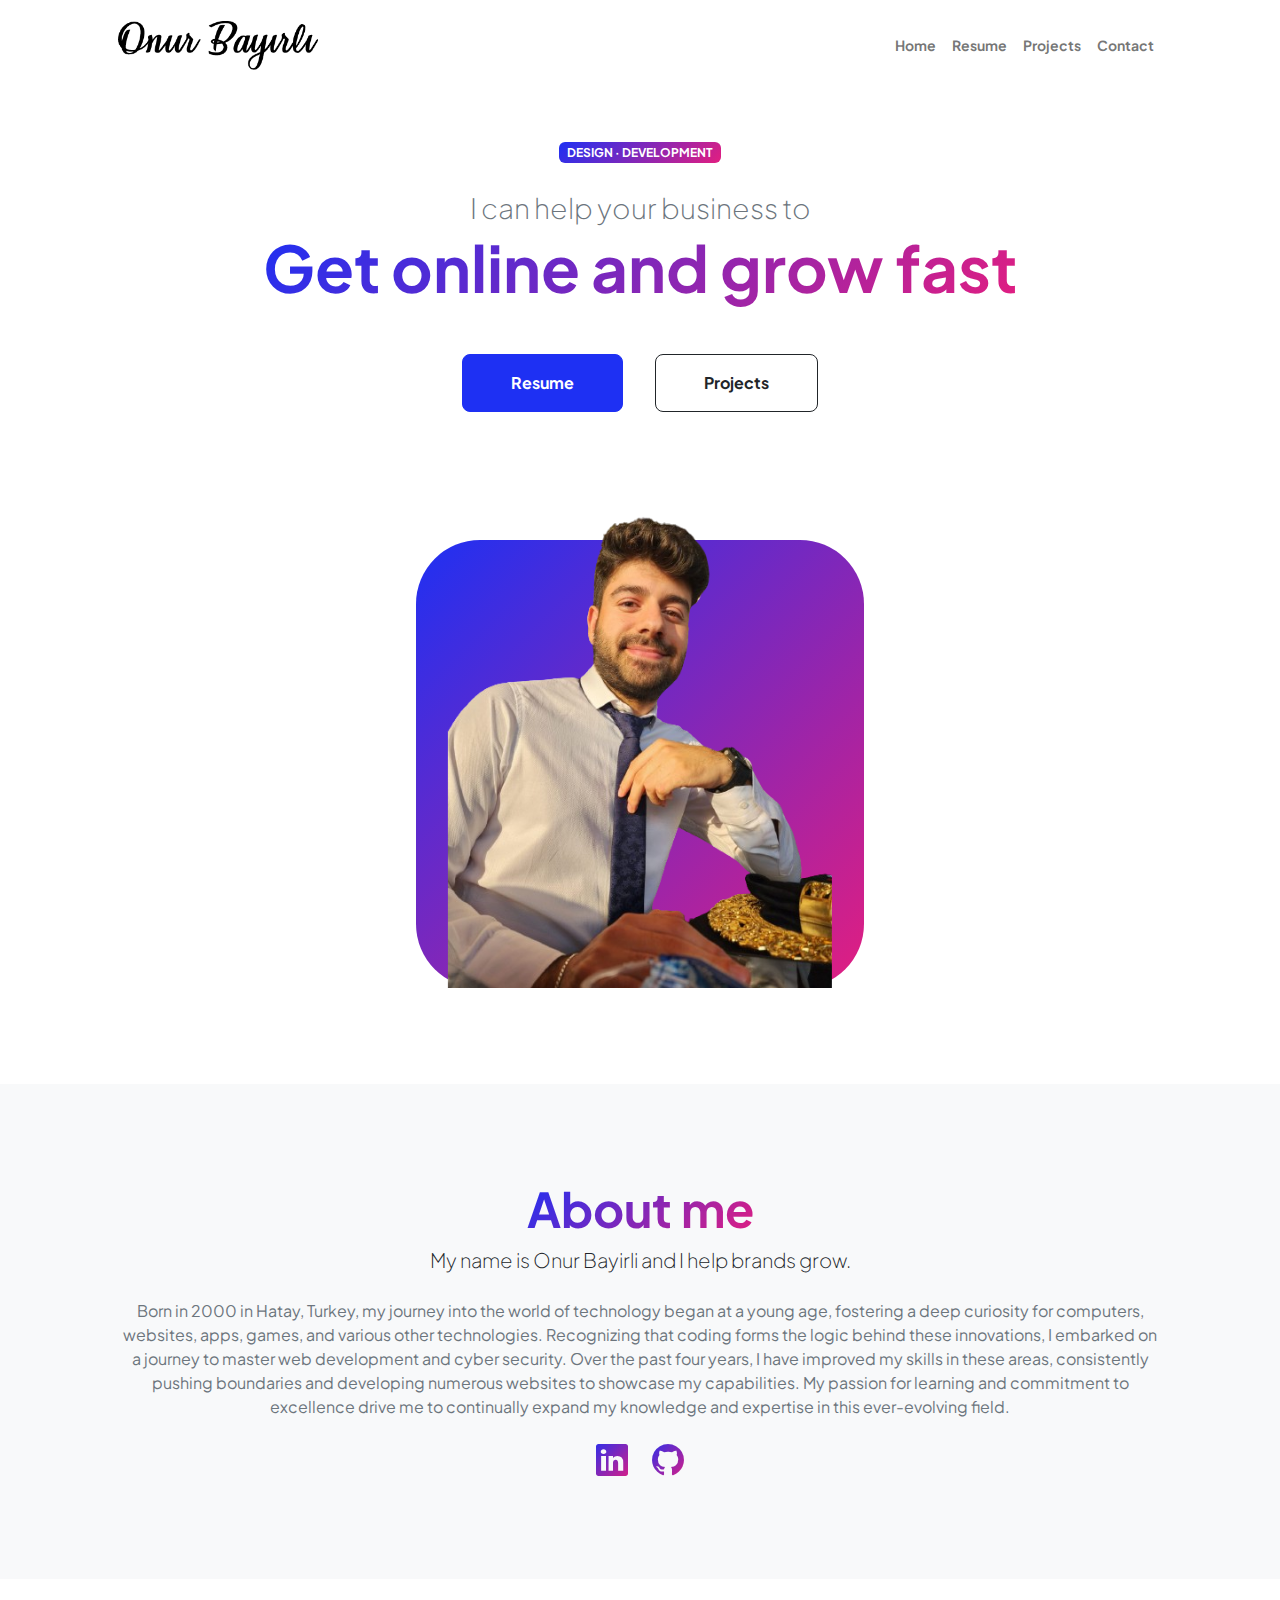
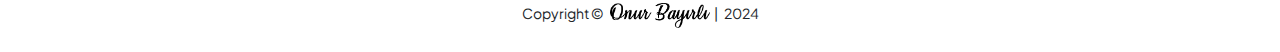
<file: index.html>
<!DOCTYPE html>
<html lang="en">

<head>
    <meta charset="utf-8" />
    <meta name="viewport" content="width=device-width, initial-scale=1, shrink-to-fit=no" />
    <meta name="keywords" content="web, development, HTML, CSS, javascript, python, api, database">
    <meta name="description"
         content="Full stack web developer.
          Frontend, backend, database management, docker, AWS, cyber security and ethical hacking." />
    <meta name="author" content="onur bayirli" />
    <title>Onur Bayirli</title>
    <!-- Favicon-->
    <link rel="icon" type="image/x-icon" href="assets/favicon.ico" />
    <!-- Custom Google font-->
    <link rel="preconnect" href="https://fonts.googleapis.com" />
    <link rel="preconnect" href="https://fonts.gstatic.com" crossorigin />
    <link
        href="https://fonts.googleapis.com/css2?family=Plus+Jakarta+Sans:wght@100;200;300;400;500;600;700;800;900&amp;display=swap"
        rel="stylesheet" />
    <!-- Bootstrap icons-->
    <link href="https://cdn.jsdelivr.net/npm/bootstrap-icons@1.8.1/font/bootstrap-icons.css" rel="stylesheet" />
    <!-- Core theme CSS (includes Bootstrap)-->
    <link href="css/styles.css" rel="stylesheet" />
</head>

<body class="d-flex flex-column h-100">
    <main class="flex-shrink-0">
        <!-- Navigation-->
        <nav class="navbar navbar-expand-lg navbar-light bg-white py-3">
            <div class="container px-5">
                <a class="navbar-brand" href="index.html"><span class="fw-bolder text-primary"><img width="200px" src="../assets/img/onur-bayirli-logo.png" alt="onur-bayirli-logo"></span></a>
                <button class="navbar-toggler" type="button" data-bs-toggle="collapse"
                    data-bs-target="#navbarSupportedContent" aria-controls="navbarSupportedContent"
                    aria-expanded="false" aria-label="Toggle navigation"><span
                        class="navbar-toggler-icon"></span></button>
                <div class="collapse navbar-collapse" id="navbarSupportedContent">
                    <ul class="navbar-nav ms-auto mb-2 mb-lg-0 small fw-bolder">
                        <li class="nav-item"><a class="nav-link" href="index.html">Home</a></li>
                        <li class="nav-item"><a class="nav-link" href="resume.html">Resume</a></li>
                        <li class="nav-item"><a class="nav-link" href="projects.html">Projects</a></li>
                        <li class="nav-item"><a class="nav-link" href="contact.html">Contact</a></li>
                    </ul>
                </div>
            </div>
        </nav>
        <!-- Header-->
        <header class="py-5">
            <div class="container px-5 pb-5">
                <div class="row gx-5 align-items-center">
                    <div class="col-xxl-5">
                        <!-- Header text content-->
                        <div class="text-center text-xxl-start">
                            <div class="badge bg-gradient-primary-to-secondary text-white mb-4">
                                <div class="text-uppercase">Design &middot; Development</div>
                            </div>
                            <div class="fs-3 fw-light text-muted">I can help your business to</div>
                            <h1 class="display-3 fw-bolder mb-5"><span class="text-gradient d-inline">Get online and
                                    grow fast</span></h1>
                            <div class="d-grid gap-3 d-sm-flex justify-content-sm-center justify-content-xxl-start mb-3">
                                <a href="resume.html" class="btn btn-primary btn-lg px-5 py-3 me-sm-3 fs-6 fw-bolder">Resume</a>
                                <a href="projects.html" class="btn btn-outline-dark btn-lg px-5 py-3 fs-6 fw-bolder">Projects</a>
                            </div>
                        </div>
                    </div>
                    <div class="col-xxl-7">
                        <!-- Header profile picture-->
                        <div class="d-flex justify-content-center mt-5 mt-xxl-0">
                            <div class="profile bg-gradient-primary-to-secondary">
                                <!-- TIP: For best results, use a photo with a transparent background like the demo example below-->
                                <!-- Watch a tutorial on how to do this on YouTube (link)-->
                                <img class="profile-img" src="../assets/img/onur-bayirli-photo.png"
                                    alt="onur-bayirli-photo" />
                                <div class="dots-1" style="display: none;">
                                    <!-- SVG Dots-->
                                    <svg version="1.1" xmlns="http://www.w3.org/2000/svg"
                                        xmlns:xlink="http://www.w3.org/1999/xlink" x="0px" y="0px"
                                        viewBox="0 0 191.6 1215.4" style="enable-background: new 0 0 191.6 1215.4"
                                        xml:space="preserve">
                                        <g transform="translate(0.000000,1280.000000) scale(0.100000,-0.100000)">
                                            <path
                                                d="M227.7,12788.6c-105-35-200-141-222-248c-43-206,163-412,369-369c155,32,275,190,260,339c-11,105-90,213-190,262        C383.7,12801.6,289.7,12808.6,227.7,12788.6z">
                                            </path>
                                            <path
                                                d="M1507.7,12788.6c-151-50-253-216-222-362c25-119,136-230,254-255c194-41,395,142,375,339c-11,105-90,213-190,262        C1663.7,12801.6,1569.7,12808.6,1507.7,12788.6z">
                                            </path>
                                            <path
                                                d="M227.7,11508.6c-105-35-200-141-222-248c-43-206,163-412,369-369c155,32,275,190,260,339c-11,105-90,213-190,262        C383.7,11521.6,289.7,11528.6,227.7,11508.6z">
                                            </path>
                                            <path
                                                d="M1507.7,11508.6c-151-50-253-216-222-362c25-119,136-230,254-255c194-41,395,142,375,339c-11,105-90,213-190,262        C1663.7,11521.6,1569.7,11528.6,1507.7,11508.6z">
                                            </path>
                                            <path
                                                d="M227.7,10228.6c-105-35-200-141-222-248c-43-206,163-412,369-369c155,32,275,190,260,339c-11,105-90,213-190,262        C383.7,10241.6,289.7,10248.6,227.7,10228.6z">
                                            </path>
                                            <path
                                                d="M1507.7,10228.6c-105-35-200-141-222-248c-43-206,163-412,369-369c155,32,275,190,260,339c-11,105-90,213-190,262        C1663.7,10241.6,1569.7,10248.6,1507.7,10228.6z">
                                            </path>
                                            <path
                                                d="M227.7,8948.6c-105-35-200-141-222-248c-43-206,163-412,369-369c155,32,275,190,260,339c-11,105-90,213-190,262        C383.7,8961.6,289.7,8968.6,227.7,8948.6z">
                                            </path>
                                            <path
                                                d="M1507.7,8948.6c-105-35-200-141-222-248c-43-206,163-412,369-369c155,32,275,190,260,339c-11,105-90,213-190,262        C1663.7,8961.6,1569.7,8968.6,1507.7,8948.6z">
                                            </path>
                                            <path
                                                d="M227.7,7668.6c-105-35-200-141-222-248c-43-206,163-412,369-369c155,32,275,190,260,339c-11,105-90,213-190,262        C383.7,7681.6,289.7,7688.6,227.7,7668.6z">
                                            </path>
                                            <path
                                                d="M1507.7,7668.6c-105-35-200-141-222-248c-43-206,163-412,369-369c155,32,275,190,260,339c-11,105-90,213-190,262        C1663.7,7681.6,1569.7,7688.6,1507.7,7668.6z">
                                            </path>
                                            <path
                                                d="M227.7,6388.6c-105-35-200-141-222-248c-43-206,163-412,369-369c155,32,275,190,260,339c-11,105-90,213-190,262        C383.7,6401.6,289.7,6408.6,227.7,6388.6z">
                                            </path>
                                            <path
                                                d="M1507.7,6388.6c-105-35-200-141-222-248c-43-206,163-412,369-369c155,32,275,190,260,339c-11,105-90,213-190,262        C1663.7,6401.6,1569.7,6408.6,1507.7,6388.6z">
                                            </path>
                                            <path
                                                d="M227.7,5108.6c-105-35-200-141-222-248c-43-206,163-412,369-369c155,32,275,190,260,339c-11,105-90,213-190,262        C383.7,5121.6,289.7,5128.6,227.7,5108.6z">
                                            </path>
                                            <path
                                                d="M1507.7,5108.6c-105-35-200-141-222-248c-43-206,163-412,369-369c155,32,275,190,260,339c-11,105-90,213-190,262        C1663.7,5121.6,1569.7,5128.6,1507.7,5108.6z">
                                            </path>
                                            <path
                                                d="M227.7,3828.6c-105-35-200-141-222-248c-43-206,163-412,369-369c155,32,275,190,260,339c-11,105-90,213-190,262        C383.7,3841.6,289.7,3848.6,227.7,3828.6z">
                                            </path>
                                            <path
                                                d="M1507.7,3828.6c-105-35-200-141-222-248c-43-206,163-412,369-369c155,32,275,190,260,339c-11,105-90,213-190,262        C1663.7,3841.6,1569.7,3848.6,1507.7,3828.6z">
                                            </path>
                                            <path
                                                d="M227.7,2548.6c-105-35-200-141-222-248c-43-206,163-412,369-369c155,32,275,190,260,339c-11,105-90,213-190,262        C383.7,2561.6,289.7,2568.6,227.7,2548.6z">
                                            </path>
                                            <path
                                                d="M1507.7,2548.6c-105-35-200-141-222-248c-43-206,163-412,369-369c155,32,275,190,260,339c-11,105-90,213-190,262        C1663.7,2561.6,1569.7,2568.6,1507.7,2548.6z">
                                            </path>
                                            <path
                                                d="M227.7,1268.6c-105-35-200-141-222-248c-43-206,163-412,369-369c155,32,275,190,260,339c-11,105-90,213-190,262        C383.7,1281.6,289.7,1288.6,227.7,1268.6z">
                                            </path>
                                            <path
                                                d="M1507.7,1268.6c-105-35-200-141-222-248c-43-206,163-412,369-369c155,32,275,190,260,339c-11,105-90,213-190,262        C1663.7,1281.6,1569.7,1288.6,1507.7,1268.6z">
                                            </path>
                                        </g>
                                    </svg>
                                    <!-- END of SVG dots-->
                                </div>
                                <div class="dots-2" style="display: none;">
                                    <!-- SVG Dots-->
                                    <svg version="1.1" xmlns="http://www.w3.org/2000/svg"
                                        xmlns:xlink="http://www.w3.org/1999/xlink" x="0px" y="0px"
                                        viewBox="0 0 191.6 1215.4" style="enable-background: new 0 0 191.6 1215.4"
                                        xml:space="preserve">
                                        <g transform="translate(0.000000,1280.000000) scale(0.100000,-0.100000)">
                                            <path
                                                d="M227.7,12788.6c-105-35-200-141-222-248c-43-206,163-412,369-369c155,32,275,190,260,339c-11,105-90,213-190,262        C383.7,12801.6,289.7,12808.6,227.7,12788.6z">
                                            </path>
                                            <path
                                                d="M1507.7,12788.6c-151-50-253-216-222-362c25-119,136-230,254-255c194-41,395,142,375,339c-11,105-90,213-190,262        C1663.7,12801.6,1569.7,12808.6,1507.7,12788.6z">
                                            </path>
                                            <path
                                                d="M227.7,11508.6c-105-35-200-141-222-248c-43-206,163-412,369-369c155,32,275,190,260,339c-11,105-90,213-190,262        C383.7,11521.6,289.7,11528.6,227.7,11508.6z">
                                            </path>
                                            <path
                                                d="M1507.7,11508.6c-151-50-253-216-222-362c25-119,136-230,254-255c194-41,395,142,375,339c-11,105-90,213-190,262        C1663.7,11521.6,1569.7,11528.6,1507.7,11508.6z">
                                            </path>
                                            <path
                                                d="M227.7,10228.6c-105-35-200-141-222-248c-43-206,163-412,369-369c155,32,275,190,260,339c-11,105-90,213-190,262        C383.7,10241.6,289.7,10248.6,227.7,10228.6z">
                                            </path>
                                            <path
                                                d="M1507.7,10228.6c-105-35-200-141-222-248c-43-206,163-412,369-369c155,32,275,190,260,339c-11,105-90,213-190,262        C1663.7,10241.6,1569.7,10248.6,1507.7,10228.6z">
                                            </path>
                                            <path
                                                d="M227.7,8948.6c-105-35-200-141-222-248c-43-206,163-412,369-369c155,32,275,190,260,339c-11,105-90,213-190,262        C383.7,8961.6,289.7,8968.6,227.7,8948.6z">
                                            </path>
                                            <path
                                                d="M1507.7,8948.6c-105-35-200-141-222-248c-43-206,163-412,369-369c155,32,275,190,260,339c-11,105-90,213-190,262        C1663.7,8961.6,1569.7,8968.6,1507.7,8948.6z">
                                            </path>
                                            <path
                                                d="M227.7,7668.6c-105-35-200-141-222-248c-43-206,163-412,369-369c155,32,275,190,260,339c-11,105-90,213-190,262        C383.7,7681.6,289.7,7688.6,227.7,7668.6z">
                                            </path>
                                            <path
                                                d="M1507.7,7668.6c-105-35-200-141-222-248c-43-206,163-412,369-369c155,32,275,190,260,339c-11,105-90,213-190,262        C1663.7,7681.6,1569.7,7688.6,1507.7,7668.6z">
                                            </path>
                                            <path
                                                d="M227.7,6388.6c-105-35-200-141-222-248c-43-206,163-412,369-369c155,32,275,190,260,339c-11,105-90,213-190,262        C383.7,6401.6,289.7,6408.6,227.7,6388.6z">
                                            </path>
                                            <path
                                                d="M1507.7,6388.6c-105-35-200-141-222-248c-43-206,163-412,369-369c155,32,275,190,260,339c-11,105-90,213-190,262        C1663.7,6401.6,1569.7,6408.6,1507.7,6388.6z">
                                            </path>
                                            <path
                                                d="M227.7,5108.6c-105-35-200-141-222-248c-43-206,163-412,369-369c155,32,275,190,260,339c-11,105-90,213-190,262        C383.7,5121.6,289.7,5128.6,227.7,5108.6z">
                                            </path>
                                            <path
                                                d="M1507.7,5108.6c-105-35-200-141-222-248c-43-206,163-412,369-369c155,32,275,190,260,339c-11,105-90,213-190,262        C1663.7,5121.6,1569.7,5128.6,1507.7,5108.6z">
                                            </path>
                                            <path
                                                d="M227.7,3828.6c-105-35-200-141-222-248c-43-206,163-412,369-369c155,32,275,190,260,339c-11,105-90,213-190,262        C383.7,3841.6,289.7,3848.6,227.7,3828.6z">
                                            </path>
                                            <path
                                                d="M1507.7,3828.6c-105-35-200-141-222-248c-43-206,163-412,369-369c155,32,275,190,260,339c-11,105-90,213-190,262        C1663.7,3841.6,1569.7,3848.6,1507.7,3828.6z">
                                            </path>
                                            <path
                                                d="M227.7,2548.6c-105-35-200-141-222-248c-43-206,163-412,369-369c155,32,275,190,260,339c-11,105-90,213-190,262        C383.7,2561.6,289.7,2568.6,227.7,2548.6z">
                                            </path>
                                            <path
                                                d="M1507.7,2548.6c-105-35-200-141-222-248c-43-206,163-412,369-369c155,32,275,190,260,339c-11,105-90,213-190,262        C1663.7,2561.6,1569.7,2568.6,1507.7,2548.6z">
                                            </path>
                                            <path
                                                d="M227.7,1268.6c-105-35-200-141-222-248c-43-206,163-412,369-369c155,32,275,190,260,339c-11,105-90,213-190,262        C383.7,1281.6,289.7,1288.6,227.7,1268.6z">
                                            </path>
                                            <path
                                                d="M1507.7,1268.6c-105-35-200-141-222-248c-43-206,163-412,369-369c155,32,275,190,260,339c-11,105-90,213-190,262        C1663.7,1281.6,1569.7,1288.6,1507.7,1268.6z">
                                            </path>
                                        </g>
                                    </svg>
                                    <!-- END of SVG dots-->
                                </div>
                                <div class="dots-3" style="display: none;">
                                    <!-- SVG Dots-->
                                    <svg version="1.1" xmlns="http://www.w3.org/2000/svg"
                                        xmlns:xlink="http://www.w3.org/1999/xlink" x="0px" y="0px"
                                        viewBox="0 0 191.6 1215.4" style="enable-background: new 0 0 191.6 1215.4"
                                        xml:space="preserve">
                                        <g transform="translate(0.000000,1280.000000) scale(0.100000,-0.100000)">
                                            <path
                                                d="M227.7,12788.6c-105-35-200-141-222-248c-43-206,163-412,369-369c155,32,275,190,260,339c-11,105-90,213-190,262        C383.7,12801.6,289.7,12808.6,227.7,12788.6z">
                                            </path>
                                            <path
                                                d="M1507.7,12788.6c-151-50-253-216-222-362c25-119,136-230,254-255c194-41,395,142,375,339c-11,105-90,213-190,262        C1663.7,12801.6,1569.7,12808.6,1507.7,12788.6z">
                                            </path>
                                            <path
                                                d="M227.7,11508.6c-105-35-200-141-222-248c-43-206,163-412,369-369c155,32,275,190,260,339c-11,105-90,213-190,262        C383.7,11521.6,289.7,11528.6,227.7,11508.6z">
                                            </path>
                                            <path
                                                d="M1507.7,11508.6c-151-50-253-216-222-362c25-119,136-230,254-255c194-41,395,142,375,339c-11,105-90,213-190,262        C1663.7,11521.6,1569.7,11528.6,1507.7,11508.6z">
                                            </path>
                                            <path
                                                d="M227.7,10228.6c-105-35-200-141-222-248c-43-206,163-412,369-369c155,32,275,190,260,339c-11,105-90,213-190,262        C383.7,10241.6,289.7,10248.6,227.7,10228.6z">
                                            </path>
                                            <path
                                                d="M1507.7,10228.6c-105-35-200-141-222-248c-43-206,163-412,369-369c155,32,275,190,260,339c-11,105-90,213-190,262        C1663.7,10241.6,1569.7,10248.6,1507.7,10228.6z">
                                            </path>
                                            <path
                                                d="M227.7,8948.6c-105-35-200-141-222-248c-43-206,163-412,369-369c155,32,275,190,260,339c-11,105-90,213-190,262        C383.7,8961.6,289.7,8968.6,227.7,8948.6z">
                                            </path>
                                            <path
                                                d="M1507.7,8948.6c-105-35-200-141-222-248c-43-206,163-412,369-369c155,32,275,190,260,339c-11,105-90,213-190,262        C1663.7,8961.6,1569.7,8968.6,1507.7,8948.6z">
                                            </path>
                                            <path
                                                d="M227.7,7668.6c-105-35-200-141-222-248c-43-206,163-412,369-369c155,32,275,190,260,339c-11,105-90,213-190,262        C383.7,7681.6,289.7,7688.6,227.7,7668.6z">
                                            </path>
                                            <path
                                                d="M1507.7,7668.6c-105-35-200-141-222-248c-43-206,163-412,369-369c155,32,275,190,260,339c-11,105-90,213-190,262        C1663.7,7681.6,1569.7,7688.6,1507.7,7668.6z">
                                            </path>
                                            <path
                                                d="M227.7,6388.6c-105-35-200-141-222-248c-43-206,163-412,369-369c155,32,275,190,260,339c-11,105-90,213-190,262        C383.7,6401.6,289.7,6408.6,227.7,6388.6z">
                                            </path>
                                            <path
                                                d="M1507.7,6388.6c-105-35-200-141-222-248c-43-206,163-412,369-369c155,32,275,190,260,339c-11,105-90,213-190,262        C1663.7,6401.6,1569.7,6408.6,1507.7,6388.6z">
                                            </path>
                                            <path
                                                d="M227.7,5108.6c-105-35-200-141-222-248c-43-206,163-412,369-369c155,32,275,190,260,339c-11,105-90,213-190,262        C383.7,5121.6,289.7,5128.6,227.7,5108.6z">
                                            </path>
                                            <path
                                                d="M1507.7,5108.6c-105-35-200-141-222-248c-43-206,163-412,369-369c155,32,275,190,260,339c-11,105-90,213-190,262        C1663.7,5121.6,1569.7,5128.6,1507.7,5108.6z">
                                            </path>
                                            <path
                                                d="M227.7,3828.6c-105-35-200-141-222-248c-43-206,163-412,369-369c155,32,275,190,260,339c-11,105-90,213-190,262        C383.7,3841.6,289.7,3848.6,227.7,3828.6z">
                                            </path>
                                            <path
                                                d="M1507.7,3828.6c-105-35-200-141-222-248c-43-206,163-412,369-369c155,32,275,190,260,339c-11,105-90,213-190,262        C1663.7,3841.6,1569.7,3848.6,1507.7,3828.6z">
                                            </path>
                                            <path
                                                d="M227.7,2548.6c-105-35-200-141-222-248c-43-206,163-412,369-369c155,32,275,190,260,339c-11,105-90,213-190,262        C383.7,2561.6,289.7,2568.6,227.7,2548.6z">
                                            </path>
                                            <path
                                                d="M1507.7,2548.6c-105-35-200-141-222-248c-43-206,163-412,369-369c155,32,275,190,260,339c-11,105-90,213-190,262        C1663.7,2561.6,1569.7,2568.6,1507.7,2548.6z">
                                            </path>
                                            <path
                                                d="M227.7,1268.6c-105-35-200-141-222-248c-43-206,163-412,369-369c155,32,275,190,260,339c-11,105-90,213-190,262        C383.7,1281.6,289.7,1288.6,227.7,1268.6z">
                                            </path>
                                            <path
                                                d="M1507.7,1268.6c-105-35-200-141-222-248c-43-206,163-412,369-369c155,32,275,190,260,339c-11,105-90,213-190,262        C1663.7,1281.6,1569.7,1288.6,1507.7,1268.6z">
                                            </path>
                                        </g>
                                    </svg>
                                    <!-- END of SVG dots-->
                                </div>
                                <div class="dots-4" style="display: none;">
                                    <!-- SVG Dots-->
                                    <svg version="1.1" xmlns="http://www.w3.org/2000/svg"
                                        xmlns:xlink="http://www.w3.org/1999/xlink" x="0px" y="0px"
                                        viewBox="0 0 191.6 1215.4" style="enable-background: new 0 0 191.6 1215.4"
                                        xml:space="preserve">
                                        <g transform="translate(0.000000,1280.000000) scale(0.100000,-0.100000)">
                                            <path
                                                d="M227.7,12788.6c-105-35-200-141-222-248c-43-206,163-412,369-369c155,32,275,190,260,339c-11,105-90,213-190,262        C383.7,12801.6,289.7,12808.6,227.7,12788.6z">
                                            </path>
                                            <path
                                                d="M1507.7,12788.6c-151-50-253-216-222-362c25-119,136-230,254-255c194-41,395,142,375,339c-11,105-90,213-190,262        C1663.7,12801.6,1569.7,12808.6,1507.7,12788.6z">
                                            </path>
                                            <path
                                                d="M227.7,11508.6c-105-35-200-141-222-248c-43-206,163-412,369-369c155,32,275,190,260,339c-11,105-90,213-190,262        C383.7,11521.6,289.7,11528.6,227.7,11508.6z">
                                            </path>
                                            <path
                                                d="M1507.7,11508.6c-151-50-253-216-222-362c25-119,136-230,254-255c194-41,395,142,375,339c-11,105-90,213-190,262        C1663.7,11521.6,1569.7,11528.6,1507.7,11508.6z">
                                            </path>
                                            <path
                                                d="M227.7,10228.6c-105-35-200-141-222-248c-43-206,163-412,369-369c155,32,275,190,260,339c-11,105-90,213-190,262        C383.7,10241.6,289.7,10248.6,227.7,10228.6z">
                                            </path>
                                            <path
                                                d="M1507.7,10228.6c-105-35-200-141-222-248c-43-206,163-412,369-369c155,32,275,190,260,339c-11,105-90,213-190,262        C1663.7,10241.6,1569.7,10248.6,1507.7,10228.6z">
                                            </path>
                                            <path
                                                d="M227.7,8948.6c-105-35-200-141-222-248c-43-206,163-412,369-369c155,32,275,190,260,339c-11,105-90,213-190,262        C383.7,8961.6,289.7,8968.6,227.7,8948.6z">
                                            </path>
                                            <path
                                                d="M1507.7,8948.6c-105-35-200-141-222-248c-43-206,163-412,369-369c155,32,275,190,260,339c-11,105-90,213-190,262        C1663.7,8961.6,1569.7,8968.6,1507.7,8948.6z">
                                            </path>
                                            <path
                                                d="M227.7,7668.6c-105-35-200-141-222-248c-43-206,163-412,369-369c155,32,275,190,260,339c-11,105-90,213-190,262        C383.7,7681.6,289.7,7688.6,227.7,7668.6z">
                                            </path>
                                            <path
                                                d="M1507.7,7668.6c-105-35-200-141-222-248c-43-206,163-412,369-369c155,32,275,190,260,339c-11,105-90,213-190,262        C1663.7,7681.6,1569.7,7688.6,1507.7,7668.6z">
                                            </path>
                                            <path
                                                d="M227.7,6388.6c-105-35-200-141-222-248c-43-206,163-412,369-369c155,32,275,190,260,339c-11,105-90,213-190,262        C383.7,6401.6,289.7,6408.6,227.7,6388.6z">
                                            </path>
                                            <path
                                                d="M1507.7,6388.6c-105-35-200-141-222-248c-43-206,163-412,369-369c155,32,275,190,260,339c-11,105-90,213-190,262        C1663.7,6401.6,1569.7,6408.6,1507.7,6388.6z">
                                            </path>
                                            <path
                                                d="M227.7,5108.6c-105-35-200-141-222-248c-43-206,163-412,369-369c155,32,275,190,260,339c-11,105-90,213-190,262        C383.7,5121.6,289.7,5128.6,227.7,5108.6z">
                                            </path>
                                            <path
                                                d="M1507.7,5108.6c-105-35-200-141-222-248c-43-206,163-412,369-369c155,32,275,190,260,339c-11,105-90,213-190,262        C1663.7,5121.6,1569.7,5128.6,1507.7,5108.6z">
                                            </path>
                                            <path
                                                d="M227.7,3828.6c-105-35-200-141-222-248c-43-206,163-412,369-369c155,32,275,190,260,339c-11,105-90,213-190,262        C383.7,3841.6,289.7,3848.6,227.7,3828.6z">
                                            </path>
                                            <path
                                                d="M1507.7,3828.6c-105-35-200-141-222-248c-43-206,163-412,369-369c155,32,275,190,260,339c-11,105-90,213-190,262        C1663.7,3841.6,1569.7,3848.6,1507.7,3828.6z">
                                            </path>
                                            <path
                                                d="M227.7,2548.6c-105-35-200-141-222-248c-43-206,163-412,369-369c155,32,275,190,260,339c-11,105-90,213-190,262        C383.7,2561.6,289.7,2568.6,227.7,2548.6z">
                                            </path>
                                            <path
                                                d="M1507.7,2548.6c-105-35-200-141-222-248c-43-206,163-412,369-369c155,32,275,190,260,339c-11,105-90,213-190,262        C1663.7,2561.6,1569.7,2568.6,1507.7,2548.6z">
                                            </path>
                                            <path
                                                d="M227.7,1268.6c-105-35-200-141-222-248c-43-206,163-412,369-369c155,32,275,190,260,339c-11,105-90,213-190,262        C383.7,1281.6,289.7,1288.6,227.7,1268.6z">
                                            </path>
                                            <path
                                                d="M1507.7,1268.6c-105-35-200-141-222-248c-43-206,163-412,369-369c155,32,275,190,260,339c-11,105-90,213-190,262        C1663.7,1281.6,1569.7,1288.6,1507.7,1268.6z">
                                            </path>
                                        </g>
                                    </svg>
                                    <!-- END of SVG dots-->
                                </div>
                            </div>
                        </div>
                    </div>
                </div>
            </div>
        </header>
        <!-- About Section-->
        <section class="bg-light py-5">
            <div class="container px-5">
                <div class="row gx-5 justify-content-center">
                    <div class="col-xxl-8">
                        <div class="text-center my-5">
                            <h2 class="display-5 fw-bolder"><span class="text-gradient d-inline">About me</span>
                            </h2>
                            <p class="lead fw-light mb-4">My name is Onur Bayirli and I help brands grow.</p>
                            <p class="text-muted">Born in 2000 in Hatay, Turkey, my journey into the world of technology began at a young age, fostering a deep curiosity for computers, websites, apps, games, and various other technologies. Recognizing that coding forms the logic behind these innovations, I embarked on a journey to master web development and cyber security. Over the past four years, I have improved my skills in these areas, consistently pushing boundaries and developing numerous websites to showcase my capabilities. My passion for learning and commitment to excellence drive me to continually expand my knowledge and expertise in this ever-evolving field.</p>
                            <div class="d-flex justify-content-center fs-2 gap-4">
                                <a class="text-gradient" href="https://www.linkedin.com/in/onurbayirli/"
                                    target="_blank"><i class="bi bi-linkedin"></i></a>
                                <a class="text-gradient" href="https://github.com/onurbyrl" target="_blank"><i
                                        class="bi bi-github"></i></a>
                            </div>
                        </div>
                    </div>
                </div>
            </div>
        </section>
    </main>
    <!-- Footer-->
    <footer class="bg-white py-4 mt-auto">
        <div class="container px-5">
            <div class="row align-items-center justify-content-between flex-column flex-sm-row">
                <div class="col-auto">
                    
                </div>
                <div class="col-auto">
                    <div class="small m-0">Copyright &copy; &nbsp; <img width="100px"
                        src="../assets/img/onur-bayirli-logo.png" alt="onur-bayirli-logo">&nbsp; | &nbsp; 2024</div>
                </div>
                <div class="col-auto">

                </div>
            </div>
        </div>
    </footer>
    <!-- Bootstrap core JS-->
    <script src="https://cdn.jsdelivr.net/npm/bootstrap@5.2.3/dist/js/bootstrap.bundle.min.js"></script>
    <!-- Core theme JS-->
    <script src="js/scripts.js"></script>
</body>

</html>
</file>
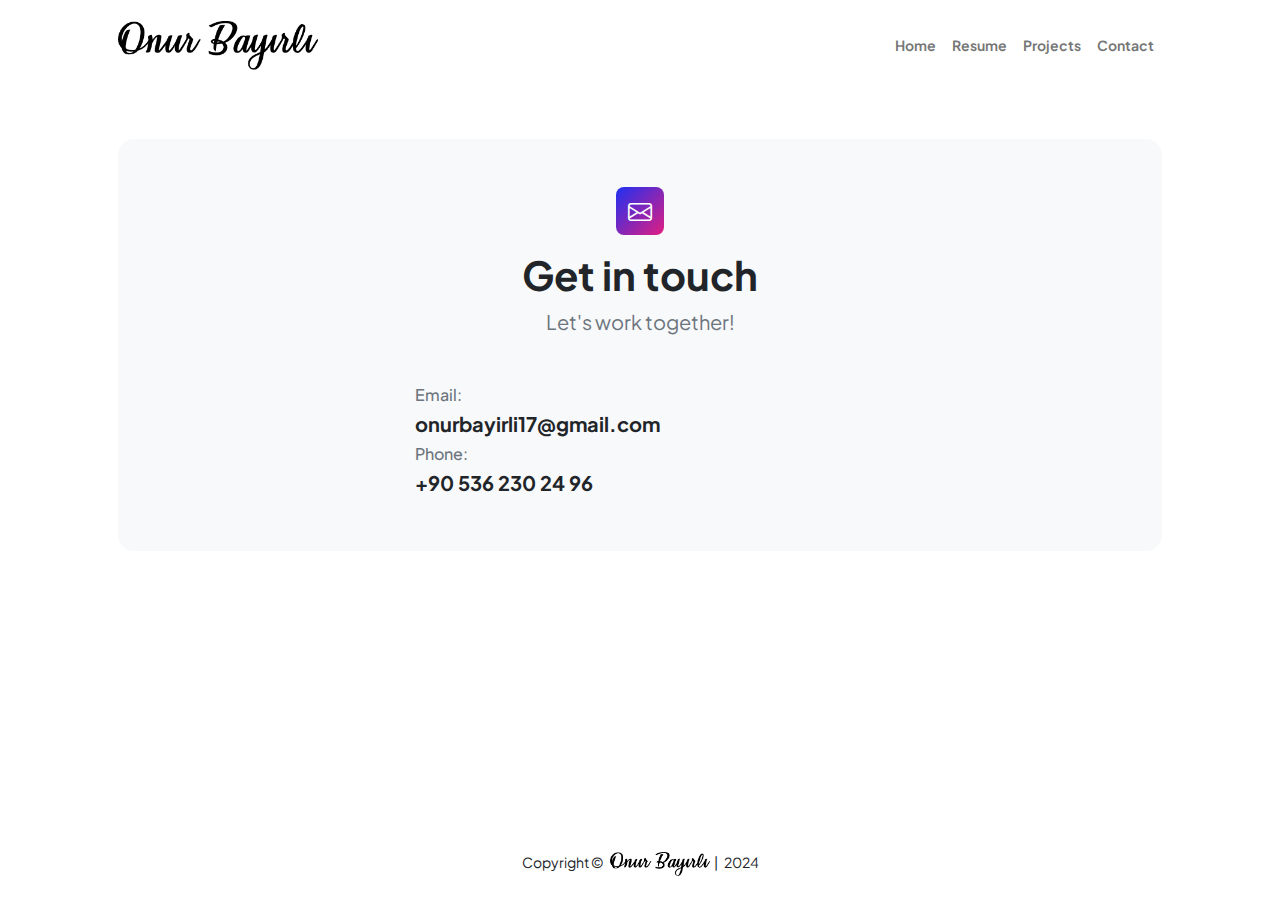
<file: contact.html>
<!DOCTYPE html>
<html lang="en">
    <head>
        <meta charset="utf-8" />
        <meta name="viewport" content="width=device-width, initial-scale=1, shrink-to-fit=no" />
        <meta name="keywords" content="web, development, HTML, CSS, javascript, python, api, database">
        <meta name="description"
         content="Full stack web developer.
          Frontend, backend, database management, docker, AWS, cyber security and ethical hacking." />
        <meta name="author" content="onur bayirli" />
        <title>Onur Bayirli | Contact</title>
        <!-- Favicon-->
        <link rel="icon" type="image/x-icon" href="assets/favicon.ico" />
        <!-- Custom Google font-->
        <link rel="preconnect" href="https://fonts.googleapis.com" />
        <link rel="preconnect" href="https://fonts.gstatic.com" crossorigin />
        <link href="https://fonts.googleapis.com/css2?family=Plus+Jakarta+Sans:wght@100;200;300;400;500;600;700;800;900&amp;display=swap" rel="stylesheet" />
        <!-- Bootstrap icons-->
        <link href="https://cdn.jsdelivr.net/npm/bootstrap-icons@1.8.1/font/bootstrap-icons.css" rel="stylesheet" />
        <!-- Core theme CSS (includes Bootstrap)-->
        <link href="css/styles.css" rel="stylesheet" />
    </head>
    <body class="d-flex flex-column">
        <main class="flex-shrink-0">
            <!-- Navigation-->
            <nav class="navbar navbar-expand-lg navbar-light bg-white py-3">
                <div class="container px-5">
                    <a class="navbar-brand" href="index.html"><span class="fw-bolder text-primary"><img width="200px" src="../assets/img/onur-bayirli-logo.png" alt="onur-bayirli-logo"></span></a>
                    <button class="navbar-toggler" type="button" data-bs-toggle="collapse" data-bs-target="#navbarSupportedContent" aria-controls="navbarSupportedContent" aria-expanded="false" aria-label="Toggle navigation"><span class="navbar-toggler-icon"></span></button>
                    <div class="collapse navbar-collapse" id="navbarSupportedContent">
                        <ul class="navbar-nav ms-auto mb-2 mb-lg-0 small fw-bolder">
                            <li class="nav-item"><a class="nav-link" href="index.html">Home</a></li>
                            <li class="nav-item"><a class="nav-link" href="resume.html">Resume</a></li>
                            <li class="nav-item"><a class="nav-link" href="projects.html">Projects</a></li>
                            <li class="nav-item"><a class="nav-link" href="contact.html">Contact</a></li>
                        </ul>
                    </div>
                </div>
            </nav>
            <!-- Page content-->
            <section class="py-5">
                <div class="container px-5">
                    <!-- Contact form-->
                    <div class="bg-light rounded-4 py-5 px-4 px-md-5">
                        <div class="text-center mb-5">
                            <div class="feature bg-primary bg-gradient-primary-to-secondary text-white rounded-3 mb-3"><i class="bi bi-envelope"></i></div>
                            <h1 class="fw-bolder">Get in touch</h1>
                            <p class="lead fw-normal text-muted mb-0">Let's work together!</p>
                        </div>
                        <div class="row gx-5 justify-content-center">
                            <div class="col-lg-8 col-xl-6">
                                <!-- * * * * * * * * * * * * * * *-->
                                <!-- * * SB Forms Contact Form * *-->
                                <!-- * * * * * * * * * * * * * * *-->
                                <!-- This form is pre-integrated with SB Forms.-->
                                <!-- To make this form functional, sign up at-->
                                <!-- https://startbootstrap.com/solution/contact-forms-->
                                <!-- to get an API token!-->
                                <span class="mb-3"><h6 class="text-muted">Email: </h6><h5 class="fw-bolder">onurbayirli17@gmail.com</h5></span>
                                <span class="mb-3"><h6 class="text-muted">Phone: </h6><h5 class="fw-bolder">+90 536 230 24 96</h5></span>
                            </div>
                        </div>
                    </div>
                </div>
            </section>
        </main>
        <!-- Footer-->
        <footer class="bg-white py-4 mt-auto">
            <div class="container px-5">
                <div class="row align-items-center justify-content-between flex-column flex-sm-row">
                    <div class="col-auto">
                        
                    </div>
                    <div class="col-auto">
                        <div class="small m-0">Copyright &copy; &nbsp; <img width="100px"
                            src="../assets/img/onur-bayirli-logo.png" alt="onur-bayirli-logo">&nbsp; | &nbsp; 2024</div>
                    </div>
                    <div class="col-auto">
                        
                    </div>
                </div>
            </div>
        </footer>
        <!-- Bootstrap core JS-->
        <script src="https://cdn.jsdelivr.net/npm/bootstrap@5.2.3/dist/js/bootstrap.bundle.min.js"></script>
        <!-- Core theme JS-->
        <script src="js/scripts.js"></script>
        <!-- * * * * * * * * * * * * * * * * * * * * * * * * * * * * * * * * * * * * * * * *-->
        <!-- * *                               SB Forms JS                               * *-->
        <!-- * * Activate your form at https://startbootstrap.com/solution/contact-forms * *-->
        <!-- * * * * * * * * * * * * * * * * * * * * * * * * * * * * * * * * * * * * * * * *-->
        <script src="https://cdn.startbootstrap.com/sb-forms-latest.js"></script>
    </body>
</html>
</file>
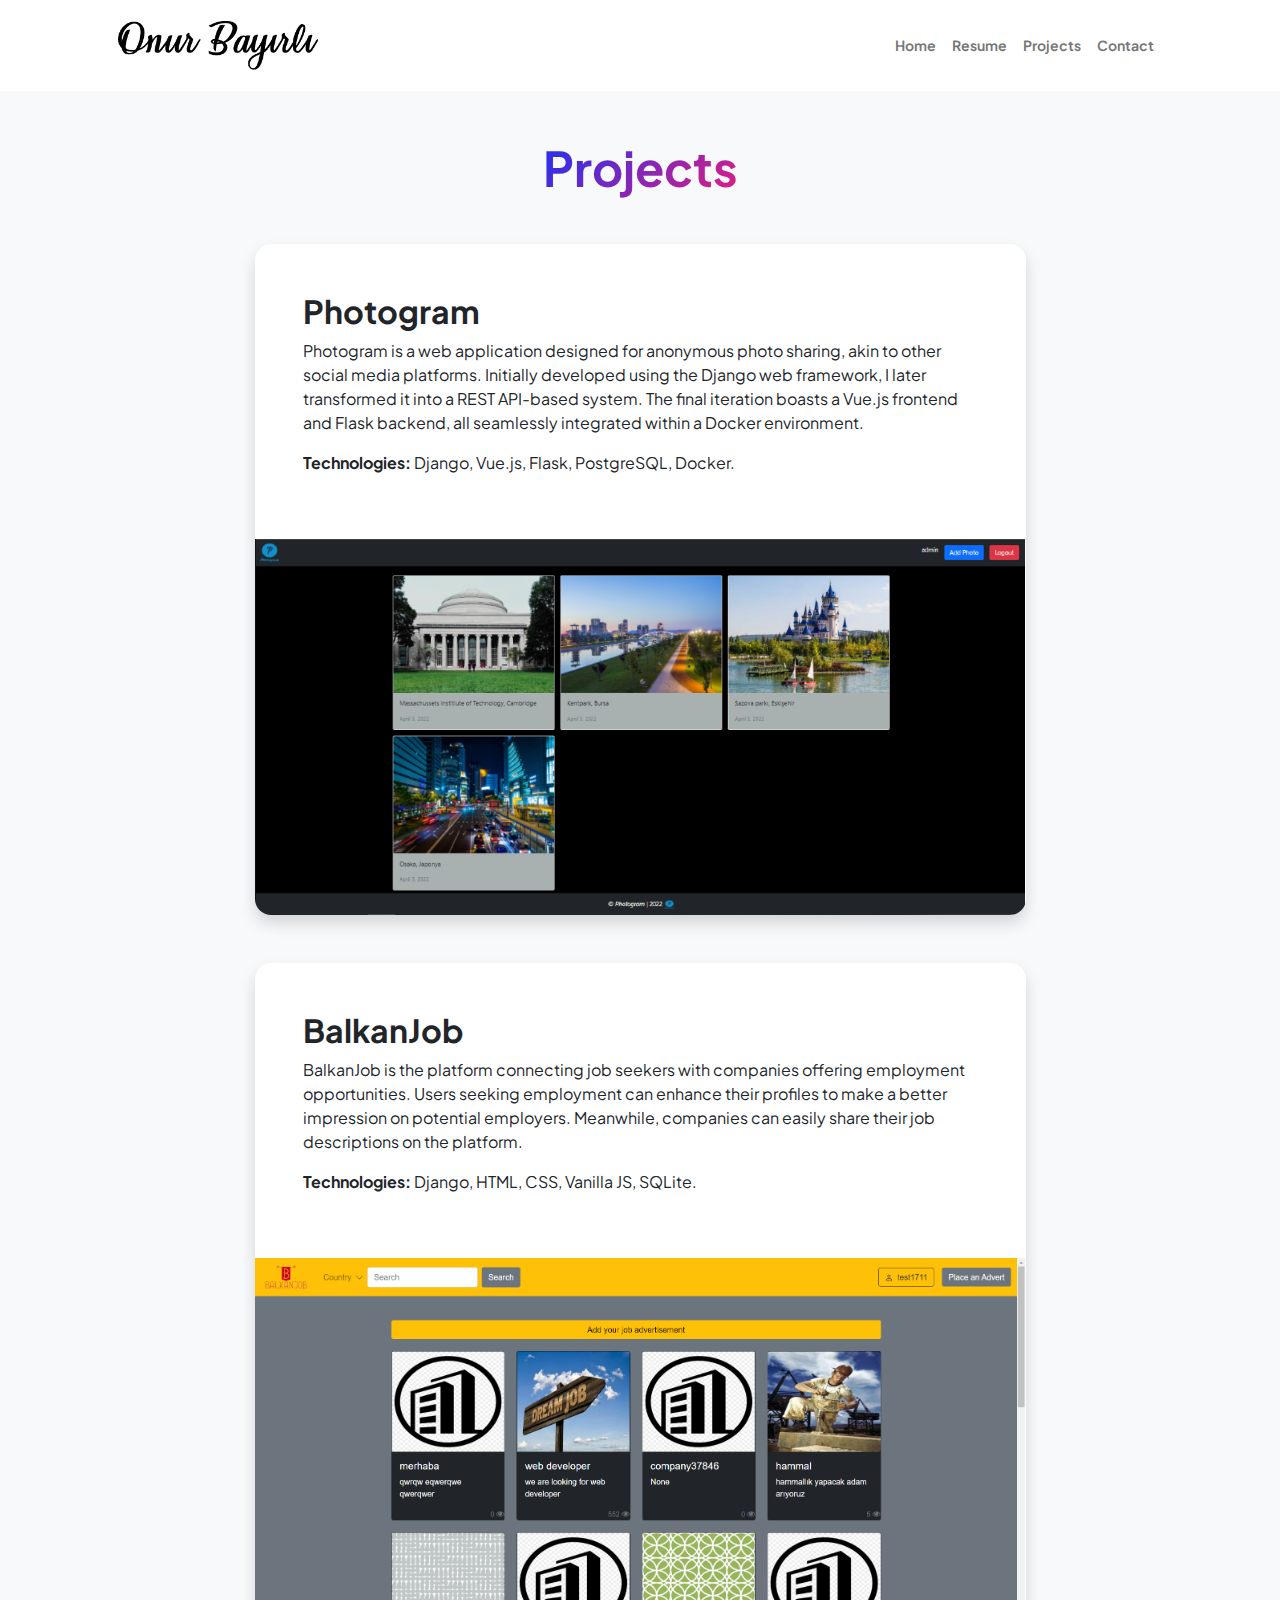
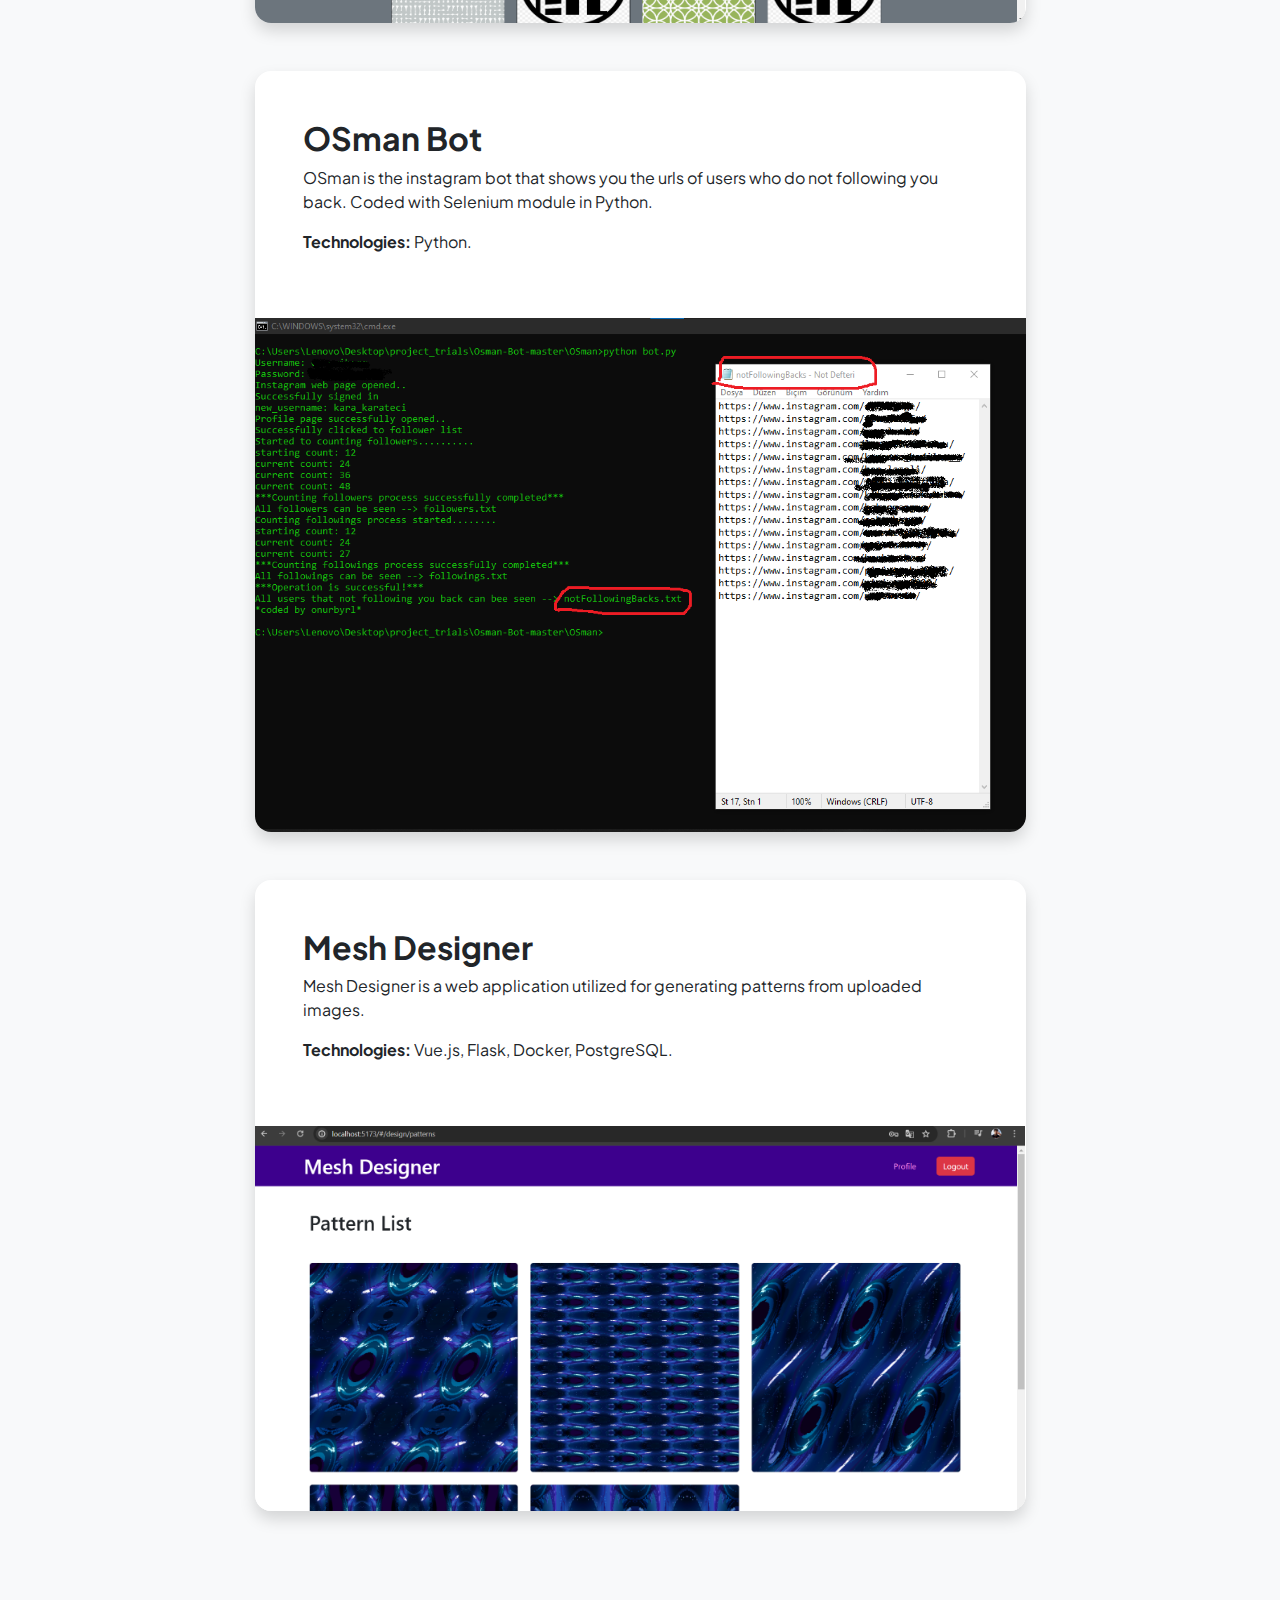
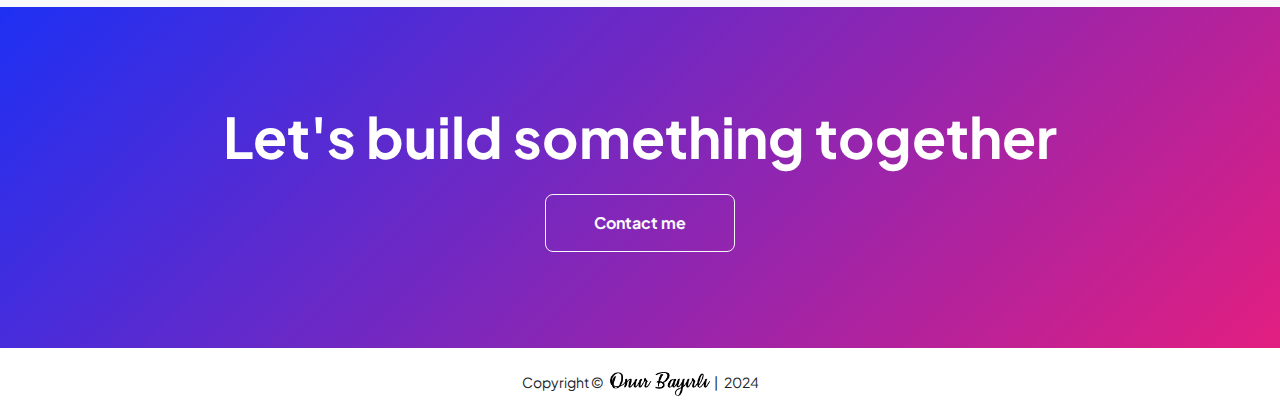
<file: projects.html>
<!DOCTYPE html>
<html lang="en">
    <head>
        <meta charset="utf-8" />
        <meta name="viewport" content="width=device-width, initial-scale=1, shrink-to-fit=no" />
        <meta name="keywords" content="web, development, HTML, CSS, javascript, python, api, database">
        <meta name="description"
         content="Full stack web developer.
          Frontend, backend, database management, docker, AWS, cyber security and ethical hacking." />
        <meta name="author" content="onur bayirli" />
        <title>Onur Bayirli | Projects</title>
        <!-- Favicon-->
        <link rel="icon" type="image/x-icon" href="assets/favicon.ico" />
        <!-- Custom Google font-->
        <link rel="preconnect" href="https://fonts.googleapis.com" />
        <link rel="preconnect" href="https://fonts.gstatic.com" crossorigin />
        <link href="https://fonts.googleapis.com/css2?family=Plus+Jakarta+Sans:wght@100;200;300;400;500;600;700;800;900&amp;display=swap" rel="stylesheet" />
        <!-- Bootstrap icons-->
        <link href="https://cdn.jsdelivr.net/npm/bootstrap-icons@1.8.1/font/bootstrap-icons.css" rel="stylesheet" />
        <!-- Core theme CSS (includes Bootstrap)-->
        <link href="css/styles.css" rel="stylesheet" />
    </head>
    <body class="d-flex flex-column h-100 bg-light">
        <main class="flex-shrink-0">
            <!-- Navigation-->
            <nav class="navbar navbar-expand-lg navbar-light bg-white py-3">
                <div class="container px-5">
                    <a class="navbar-brand" href="index.html"><span class="fw-bolder text-primary"><img width="200px" src="../assets/img/onur-bayirli-logo.png" alt="onur-bayirli-logo"></span></a>
                    <button class="navbar-toggler" type="button" data-bs-toggle="collapse" data-bs-target="#navbarSupportedContent" aria-controls="navbarSupportedContent" aria-expanded="false" aria-label="Toggle navigation"><span class="navbar-toggler-icon"></span></button>
                    <div class="collapse navbar-collapse" id="navbarSupportedContent">
                        <ul class="navbar-nav ms-auto mb-2 mb-lg-0 small fw-bolder">
                            <li class="nav-item"><a class="nav-link" href="index.html">Home</a></li>
                            <li class="nav-item"><a class="nav-link" href="resume.html">Resume</a></li>
                            <li class="nav-item"><a class="nav-link" href="projects.html">Projects</a></li>
                            <li class="nav-item"><a class="nav-link" href="contact.html">Contact</a></li>
                        </ul>
                    </div>
                </div>
            </nav>
            <!-- Projects Section-->
            <section class="py-5">
                <div class="container px-5 mb-5">
                    <div class="text-center mb-5">
                        <h1 class="display-5 fw-bolder mb-0"><span class="text-gradient d-inline">Projects</span></h1>
                    </div>
                    <div class="row gx-5 justify-content-center">
                        <div class="col-lg-11 col-xl-9 col-xxl-8">
                            <!-- Project Card 1-->
                            <div class="card overflow-hidden shadow rounded-4 border-0 mb-5">
                                <div class="card-body p-0">
                                    <div class="d-flex align-items-center">
                                        <div class="p-5">
                                            <h2 class="fw-bolder">Photogram</h2>
                                            <p>Photogram is a web application designed for anonymous photo sharing,
                                                 akin to other social media platforms. Initially developed using the Django web framework,
                                                  I later transformed it into a REST API-based system.
                                                   The final iteration boasts a Vue.js frontend and Flask backend,
                                                 all seamlessly integrated within a Docker environment.
                                            </p>
                                            <p>
                                                <strong>Technologies: </strong>Django, Vue.js, Flask, PostgreSQL, Docker.
                                            </p>
                                        </div>
                                        
                                    </div>
                                    <img class="img-fluid mx-auto" src="../assets/img/photogram.png"
                                            alt="photogram-image" />
                                </div>
                            </div>
                            <!-- Project Card 2 -->
                            <div class="card overflow-hidden shadow rounded-4 border-0 mb-5">
                                <div class="card-body p-0">
                                    <div class="d-flex align-items-center">
                                        <div class="p-5">
                                            <h2 class="fw-bolder">BalkanJob</h2>
                                            <p>BalkanJob is the platform connecting job seekers with companies offering employment opportunities.
                                                 Users seeking employment can enhance their profiles to make a better impression on potential employers.
                                                  Meanwhile, companies can easily share their job descriptions on the platform.
                                            </p>
                                            <p>
                                                <strong>Technologies: </strong>Django, HTML, CSS, Vanilla JS, SQLite.
                                            </p>
                                        </div>
                                        
                                    </div>
                                    <img class="img-fluid mx-auto" src="../assets/img/balkanjob-snapshot.png"
                                            alt="photogram-image" />
                                </div>
                            </div>
                            <!-- Project Card 3 -->
                            <div class="card overflow-hidden shadow rounded-4 border-0 mb-5">
                                <div class="card-body p-0">
                                    <div class="d-flex align-items-center">
                                        <div class="p-5">
                                            <h2 class="fw-bolder">OSman Bot</h2>
                                            <p>OSman is the instagram bot that shows you the urls of users who do not following you back.
                                                Coded with Selenium module in Python.
                                            </p>
                                            <p>
                                                <strong>Technologies: </strong>Python.
                                            </p>
                                        </div>
                                        
                                    </div>
                                    <img class="img-fluid mx-auto" src="../assets/img/osman-snapshot.png"
                                            alt="photogram-image" />
                                </div>
                            </div>
                            <!-- Project Card 4 -->
                            <div class="card overflow-hidden shadow rounded-4 border-0">
                                <div class="card-body p-0">
                                    <div class="d-flex align-items-center">
                                        <div class="p-5">
                                            <h2 class="fw-bolder">Mesh Designer</h2>
                                            <p>Mesh Designer is a web application utilized for generating patterns from uploaded images.</p>
                                            <p>
                                                <strong>Technologies: </strong>Vue.js, Flask, Docker, PostgreSQL.
                                            </p>
                                        </div>
                                    </div>
                                    <img class="img-fluid mx-auto" src="../assets/img/mesh-designer-snapshot.png"
                                            alt="mesh-designer-image" />
                                </div>
                            </div>
                        </div>
                    </div>
                </div>
            </section>
            <!-- Call to action section-->
            <section class="py-5 bg-gradient-primary-to-secondary text-white">
                <div class="container px-5 my-5">
                    <div class="text-center">
                        <h2 class="display-4 fw-bolder mb-4">Let's build something together</h2>
                        <a class="btn btn-outline-light btn-lg px-5 py-3 fs-6 fw-bolder" href="contact.html">Contact me</a>
                    </div>
                </div>
            </section>
        </main>
        <!-- Footer-->
        <footer class="bg-white py-4 mt-auto">
            <div class="container px-5">
                <div class="row align-items-center justify-content-between flex-column flex-sm-row">
                    <div class="col-auto">
                        
                    </div>
                    <div class="col-auto">
                        <div class="small m-0">Copyright &copy; &nbsp; <img width="100px"
                            src="../assets/img/onur-bayirli-logo.png" alt="onur-bayirli-logo">&nbsp; | &nbsp; 2024</div>
                    </div>
                    <div class="col-auto">
                        
                    </div>
                </div>
            </div>
        </footer>
        <!-- Bootstrap core JS-->
        <script src="https://cdn.jsdelivr.net/npm/bootstrap@5.2.3/dist/js/bootstrap.bundle.min.js"></script>
        <!-- Core theme JS-->
        <script src="js/scripts.js"></script>
    </body>
</html>
</file>
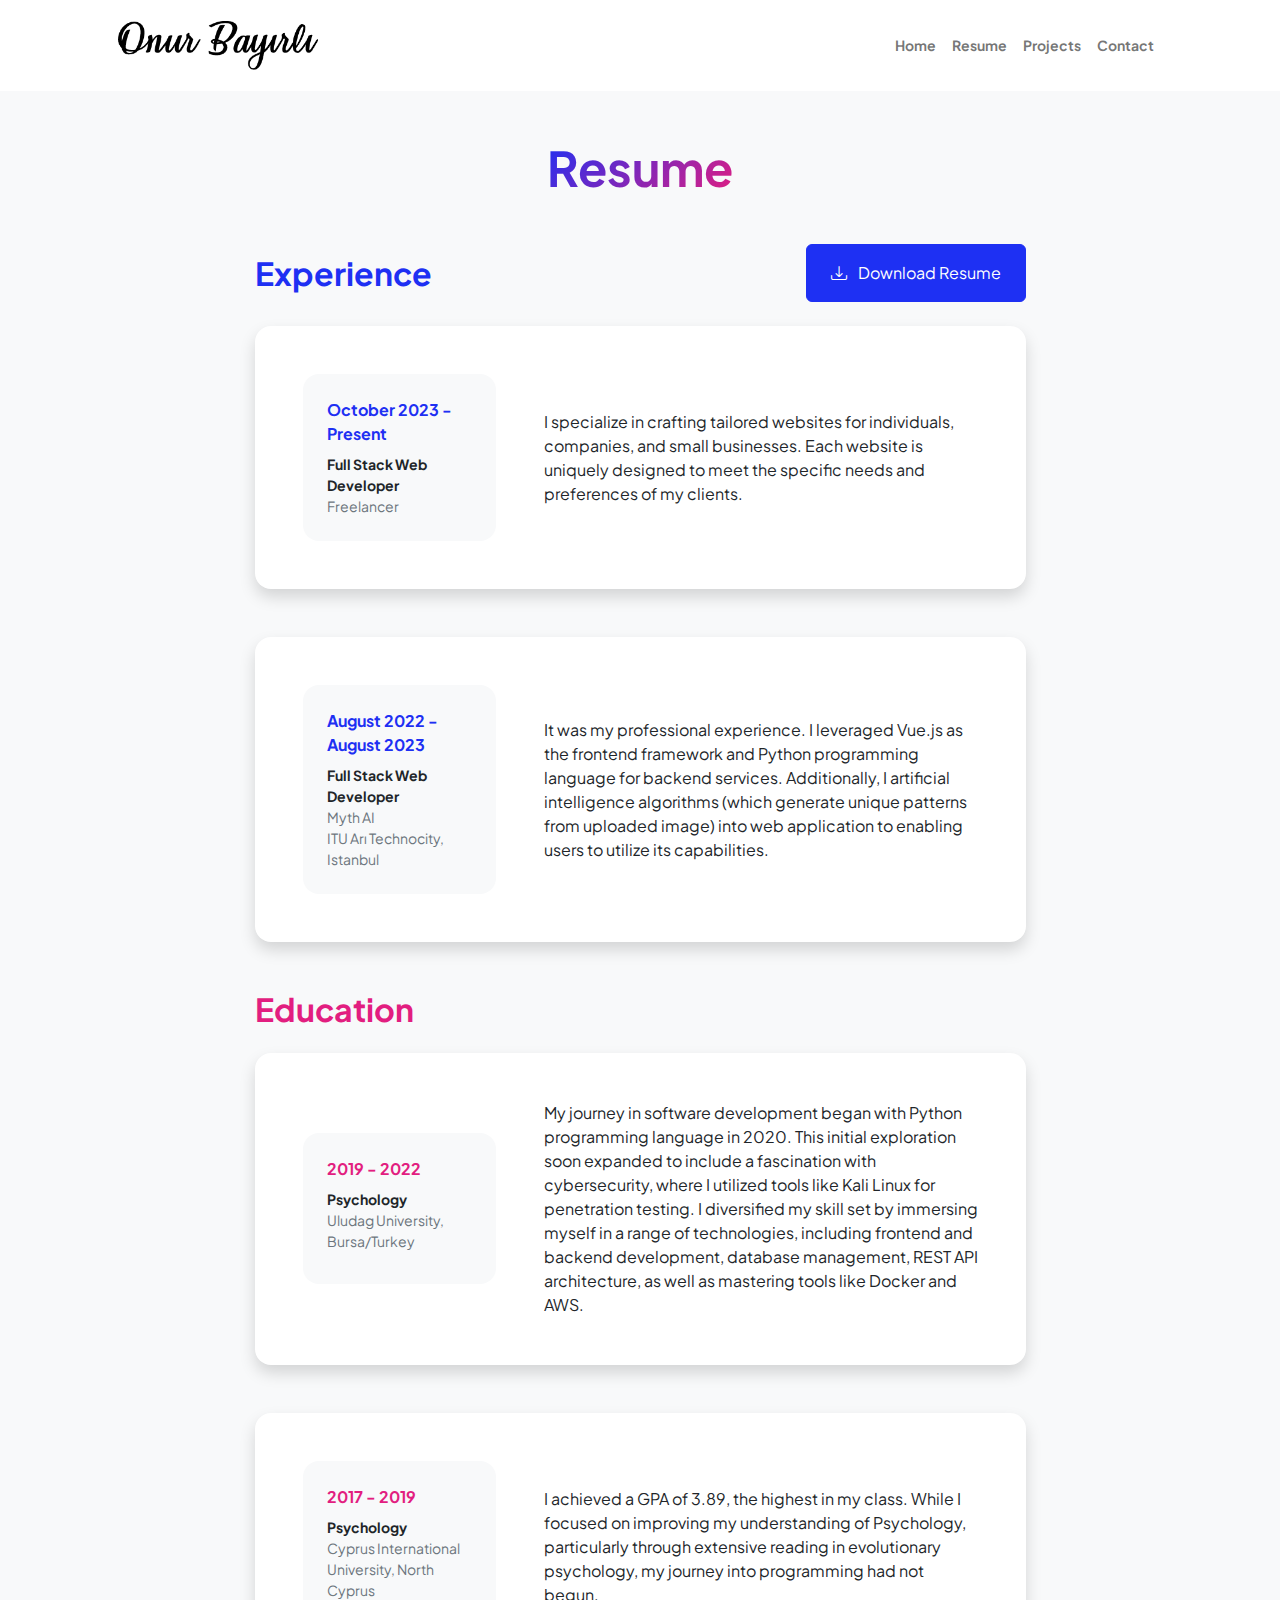
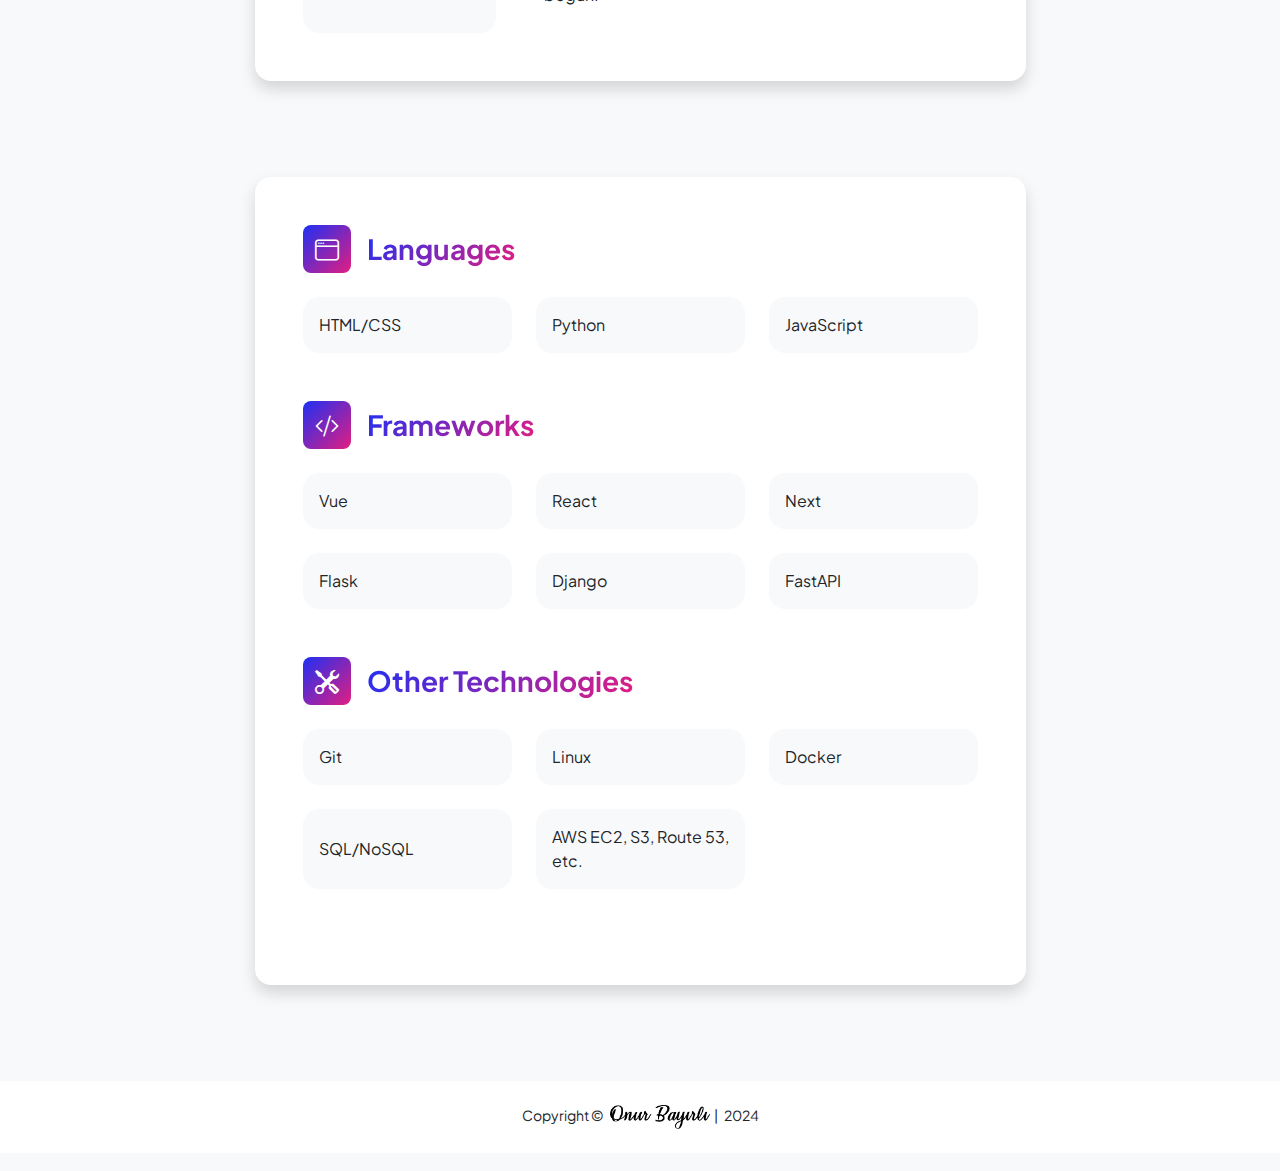
<file: resume.html>
<!DOCTYPE html>
<html lang="en">
    <head>
        <meta charset="utf-8" />
        <meta name="viewport" content="width=device-width, initial-scale=1, shrink-to-fit=no" />
        <meta name="keywords" content="web, development, HTML, CSS, javascript, python, api, database">
        <meta name="description"
         content="Full stack web developer.
          Frontend, backend, database management, docker, AWS, cyber security and ethical hacking." />
        <meta name="author" content="onur bayirli" />
        <title>Onur Bayirli | Resume</title>
        <!-- Favicon-->
        <link rel="icon" type="image/x-icon" href="assets/favicon.ico" />
        <!-- Custom Google font-->
        <link rel="preconnect" href="https://fonts.googleapis.com" />
        <link rel="preconnect" href="https://fonts.gstatic.com" crossorigin />
        <link href="https://fonts.googleapis.com/css2?family=Plus+Jakarta+Sans:wght@100;200;300;400;500;600;700;800;900&amp;display=swap" rel="stylesheet" />
        <!-- Bootstrap icons-->
        <link href="https://cdn.jsdelivr.net/npm/bootstrap-icons@1.8.1/font/bootstrap-icons.css" rel="stylesheet" />
        <!-- Core theme CSS (includes Bootstrap)-->
        <link href="css/styles.css" rel="stylesheet" />
    </head>
    <body class="d-flex flex-column h-100 bg-light">
        <main class="flex-shrink-0">
            <!-- Navigation-->
            <nav class="navbar navbar-expand-lg navbar-light bg-white py-3">
                <div class="container px-5">
                    <a class="navbar-brand" href="index.html"><span class="fw-bolder text-primary"><img width="200px" src="../assets/img/onur-bayirli-logo.png" alt="onur-bayirli-logo"></span></a>
                    <button class="navbar-toggler" type="button" data-bs-toggle="collapse" data-bs-target="#navbarSupportedContent" aria-controls="navbarSupportedContent" aria-expanded="false" aria-label="Toggle navigation"><span class="navbar-toggler-icon"></span></button>
                    <div class="collapse navbar-collapse" id="navbarSupportedContent">
                        <ul class="navbar-nav ms-auto mb-2 mb-lg-0 small fw-bolder">
                            <li class="nav-item"><a class="nav-link" href="index.html">Home</a></li>
                            <li class="nav-item"><a class="nav-link" href="resume.html">Resume</a></li>
                            <li class="nav-item"><a class="nav-link" href="projects.html">Projects</a></li>
                            <li class="nav-item"><a class="nav-link" href="contact.html">Contact</a></li>
                        </ul>
                    </div>
                </div>
            </nav>
            <!-- Page Content-->
            <div class="d-flex flex-column h-100 bg-light">
                <main class="flex-shrink-0">
                    <navbar></navbar>
                    <!-- Page Content-->
                    <div class="container px-5 my-5">
                        <div class="text-center mb-5">
                            <h1 class="display-5 fw-bolder mb-0"><span class="text-gradient d-inline">Resume</span></h1>
                        </div>
                        <div class="row gx-5 justify-content-center">
                            <div class="col-lg-11 col-xl-9 col-xxl-8">
                                <!-- Experience Section-->
                                <section>
                                    <div class="d-flex align-items-center justify-content-between mb-4">
                                        <h2 class="text-primary fw-bolder mb-0">Experience</h2>
                                        <!-- Download resume button-->
                                        <!-- Note: Set the link href target to a PDF file within your project-->
                                        <a class="btn btn-primary px-4 py-3" href="./assets/onur-bayirli-cv.pdf" download>
                                            <div class="d-inline-block bi bi-download me-2"></div>
                                            Download Resume
                                        </a>
                                    </div>
                                    <!-- Experience Card 1-->
                                    <div class="card shadow border-0 rounded-4 mb-5">
                                        <div class="card-body p-5">
                                            <div class="row align-items-center gx-5">
                                                <div class="col text-center text-lg-start mb-4 mb-lg-0">
                                                    <div class="bg-light p-4 rounded-4">
                                                        <div class="text-primary fw-bolder mb-2">October 2023 - Present</div>
                                                        <div class="small fw-bolder">Full Stack Web Developer</div>
                                                        <div class="small text-muted">Freelancer</div>
                                                    </div>
                                                </div>
                                                <div class="col-lg-8">
                                                    <div>I specialize in crafting tailored websites for individuals, companies, and small businesses.
                                                         Each website is uniquely designed to meet the specific needs and preferences of my clients.
                                                    </div>
                                                </div>
                                            </div>
                                        </div>
                                    </div>
                                    <!-- Experience Card 2-->
                                    <div class="card shadow border-0 rounded-4 mb-5">
                                        <div class="card-body p-5">
                                            <div class="row align-items-center gx-5">
                                                <div class="col text-center text-lg-start mb-4 mb-lg-0">
                                                    <div class="bg-light p-4 rounded-4">
                                                        <div class="text-primary fw-bolder mb-2">August 2022 - August 2023</div>
                                                        <div class="small fw-bolder">Full Stack Web Developer</div>
                                                        <div class="small text-muted">Myth AI</div>
                                                        <div class="small text-muted">ITU Arı Technocity, Istanbul</div>
                                                    </div>
                                                </div>
                                                <div class="col-lg-8">
                                                    <div>It was my professional experience.
                                                         I leveraged Vue.js as the frontend framework and Python programming language for backend services.
                                                          Additionally, I artificial intelligence algorithms (which generate unique patterns from uploaded image) into web application to enabling users to utilize its capabilities.
                                                    </div>
                                                </div>
                                            </div>
                                        </div>
                                    </div>
                                </section>
                                <!-- Education Section-->
                                <section>
                                    <h2 class="text-secondary fw-bolder mb-4">Education</h2>
                                    <!-- Education Card 1-->
                                    <div class="card shadow border-0 rounded-4 mb-5">
                                        <div class="card-body p-5">
                                            <div class="row align-items-center gx-5">
                                                <div class="col text-center text-lg-start mb-4 mb-lg-0">
                                                    <div class="bg-light p-4 rounded-4">
                                                        <div class="text-secondary fw-bolder mb-2">2019 - 2022</div>
                                                        <div class="mb-2">
                                                            <div class="small fw-bolder">Psychology</div>
                                                            <div class="small text-muted">Uludag University, Bursa/Turkey</div>
                                                        </div>
                                                    </div>
                                                </div>
                                                <div class="col-lg-8">
                                                    <div>My journey in software development began with Python programming language in 2020.
                                                         This initial exploration soon expanded to include a fascination with cybersecurity,
                                                          where I utilized tools like Kali Linux for penetration testing.
                                                           I diversified my skill set by immersing myself in a range of technologies,
                                                            including frontend and backend development, database management, REST API architecture,
                                                             as well as mastering tools like Docker and AWS.
                                                    </div>
                                                </div>
                                            </div>
                                        </div>
                                    </div>
                                    <!-- Education Card 2-->
                                    <div class="card shadow border-0 rounded-4 mb-5">
                                        <div class="card-body p-5">
                                            <div class="row align-items-center gx-5">
                                                <div class="col text-center text-lg-start mb-4 mb-lg-0">
                                                    <div class="bg-light p-4 rounded-4">
                                                        <div class="text-secondary fw-bolder mb-2">2017 - 2019</div>
                                                        <div class="mb-2">
                                                            <div class="small fw-bolder">Psychology</div>
                                                            <div class="small text-muted">Cyprus International University, North Cyprus</div>
                                                        </div>
                                                    </div>
                                                </div>
                                                <div class="col-lg-8">
                                                    <div>I achieved a GPA of 3.89, the highest in my class.
                                                         While I focused on improving my understanding of Psychology,
                                                          particularly through extensive reading in evolutionary psychology,
                                                           my journey into programming had not begun.
                                                    </div>
                                                </div>
                                            </div>
                                        </div>
                                    </div>
                                </section>
                                <!-- Divider-->
                                <div class="pb-5"></div>
                                <!-- Skills Section-->
                                <section>
                                    <!-- Skillset Card-->
                                    <div class="card shadow border-0 rounded-4 mb-5">
                                        <div class="card-body p-5">
                                            <!-- Professional skills list-->
                                            <div class="mb-5">
                                                <div class="d-flex align-items-center mb-4">
                                                    <div
                                                        class="feature bg-primary bg-gradient-primary-to-secondary text-white rounded-3 me-3">
                                                        <i class="bi bi-window"></i></div>
                                                    <h3 class="fw-bolder mb-0"><span class="text-gradient d-inline">Languages</span></h3>
                                                </div>
                                                <div class="row row-cols-1 row-cols-md-3 mb-4">
                                                    <div class="col mb-4 mb-md-0">
                                                        <div class="d-flex align-items-center bg-light rounded-4 p-3 h-100">
                                                            HTML/CSS</div>
                                                    </div>
                                                    <div class="col mb-4 mb-md-0">
                                                        <div class="d-flex align-items-center bg-light rounded-4 p-3 h-100">
                                                            Python</div>
                                                    </div>
                                                    <div class="col">
                                                        <div class="d-flex align-items-center bg-light rounded-4 p-3 h-100">
                                                            JavaScript</div>
                                                    </div>
                                                </div>
                                                
                                            </div>
                                            <!-- Languages list-->
                                            <div class="mb-0">
                                                <div class="d-flex align-items-center mb-4">
                                                    <div
                                                        class="feature bg-primary bg-gradient-primary-to-secondary text-white rounded-3 me-3">
                                                        <i class="bi bi-code-slash"></i></div>
                                                    <h3 class="fw-bolder mb-0"><span
                                                            class="text-gradient d-inline">Frameworks</span></h3>
                                                </div>
                                                <div class="row row-cols-1 row-cols-md-3 mb-4">
                                                    <div class="col mb-4 mb-md-0">
                                                        <div class="d-flex align-items-center bg-light rounded-4 p-3 h-100">Vue
                                                        </div>
                                                    </div>
                                                    <div class="col mb-4 mb-md-0">
                                                        <div class="d-flex align-items-center bg-light rounded-4 p-3 h-100">React
                                                        </div>
                                                    </div>
                                                    <div class="col">
                                                        <div class="d-flex align-items-center bg-light rounded-4 p-3 h-100">
                                                            Next</div>
                                                    </div>
                                                </div>
                                                <div class="row row-cols-1 row-cols-md-3 mb-5">
                                                    <div class="col mb-4 mb-md-0">
                                                        <div class="d-flex align-items-center bg-light rounded-4 p-3 h-100">
                                                            Flask</div>
                                                    </div>
                                                    <div class="col mb-4 mb-md-0">
                                                        <div class="d-flex align-items-center bg-light rounded-4 p-3 h-100">Django
                                                        </div>
                                                    </div>
                                                    <div class="col">
                                                        <div class="d-flex align-items-center bg-light rounded-4 p-3 h-100">
                                                        FastAPI</div>
                                                    </div>
                                                </div>
                                                <!-- Technologies list-->
                                                <div class="d-flex align-items-center mb-4">
                                                    <div
                                                        class="feature bg-primary bg-gradient-primary-to-secondary text-white rounded-3 me-3">
                                                        <i class="bi bi-tools"></i></div>
                                                    <h3 class="fw-bolder mb-0"><span
                                                            class="text-gradient d-inline">Other Technologies</span></h3>
                                                </div>
                                                <div class="row row-cols-1 row-cols-md-3 mb-4">
                                                    <div class="col mb-4 mb-md-0">
                                                        <div class="d-flex align-items-center bg-light rounded-4 p-3 h-100">Git
                                                        </div>
                                                    </div>
                                                    <div class="col mb-4 mb-md-0">
                                                        <div class="d-flex align-items-center bg-light rounded-4 p-3 h-100">Linux
                                                        </div>
                                                    </div>
                                                    <div class="col">
                                                        <div class="d-flex align-items-center bg-light rounded-4 p-3 h-100">
                                                            Docker</div>
                                                    </div>
                                                </div>
                                                <div class="row row-cols-1 row-cols-md-3 mb-5">
                                                    <div class="col mb-4 mb-md-0">
                                                        <div class="d-flex align-items-center bg-light rounded-4 p-3 h-100">
                                                            SQL/NoSQL</div>
                                                    </div>
                                                    <div class="col mb-4 mb-md-0">
                                                        <div class="d-flex align-items-center bg-light rounded-4 p-3 h-100">AWS EC2, S3, Route 53, etc.
                                                        </div>
                                                    </div>
                                                    
                                                </div>
                                            </div>
                                        </div>
                                    </div>
                                </section>
                            </div>
                        </div>
                    </div>
                </main>
            </div>
        </main>
        <!-- Footer-->
        <footer class="bg-white py-4 mt-auto">
            <div class="container px-5">
                <div class="row align-items-center justify-content-between flex-column flex-sm-row">
                    <div class="col-auto">
                        
                    </div>
                    <div class="col-auto">
                        <div class="small m-0">Copyright &copy; &nbsp; <img width="100px"
                            src="../assets/img/onur-bayirli-logo.png" alt="onur-bayirli-logo">&nbsp; | &nbsp; 2024</div>
                    </div>
                    <div class="col-auto">
                        
                    </div>
                </div>
            </div>
        </footer>
        <!-- Bootstrap core JS-->
        <script src="https://cdn.jsdelivr.net/npm/bootstrap@5.2.3/dist/js/bootstrap.bundle.min.js"></script>
        <!-- Core theme JS-->
        <script src="js/scripts.js"></script>
    </body>
</html>
</file>
